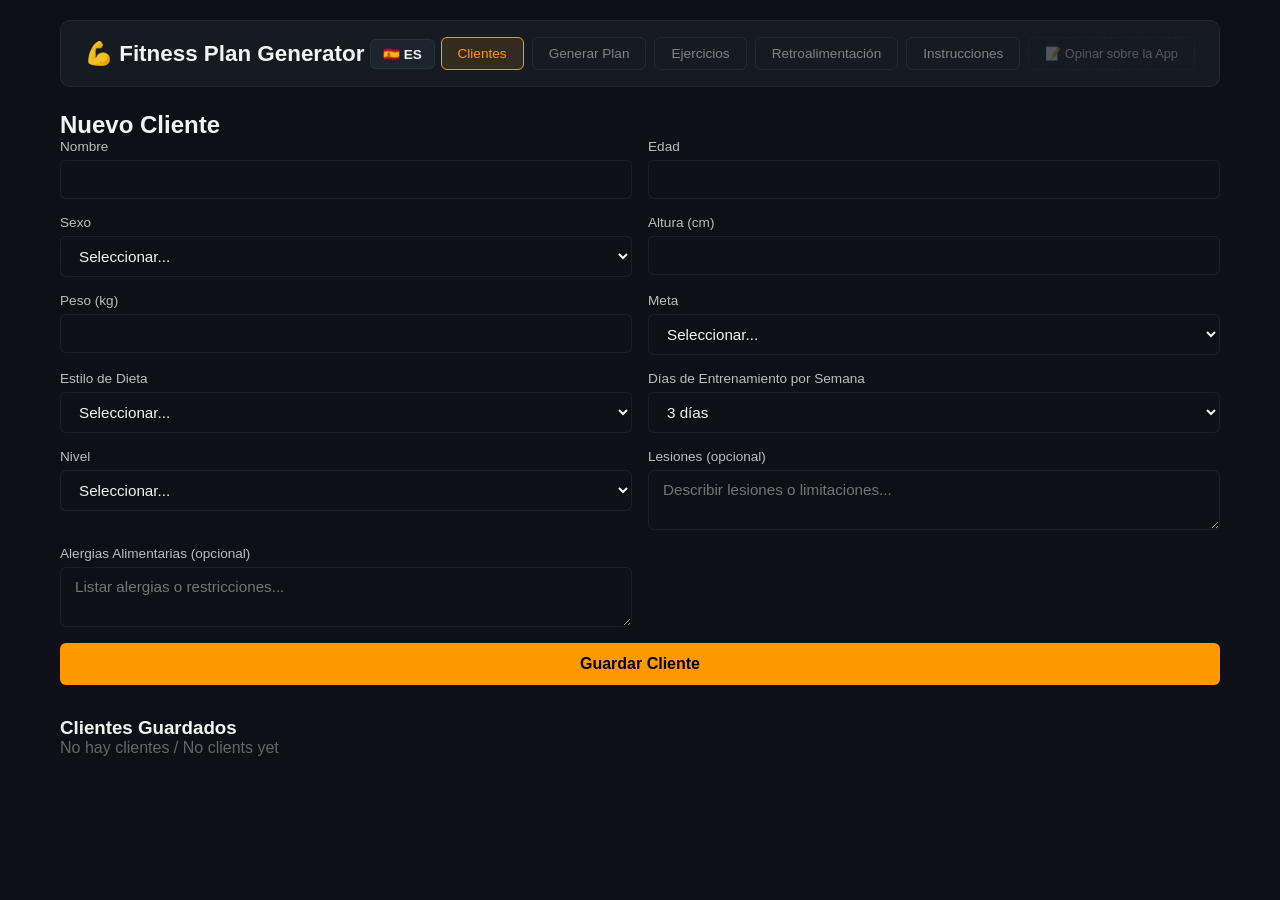
<file: index.html>
<!DOCTYPE html>
<html lang="es">
<head>
    <meta charset="UTF-8">
    <meta name="viewport" content="width=device-width, initial-scale=1.0">
    <title>Fitness Plan Generator</title>
    <link rel="stylesheet" href="styles.css">
</head>
<body>
    <div id="app">
        <!-- Navigation -->
        <nav class="nav-bar">
            <div class="nav-brand">💪 Fitness Plan Generator</div>
            <div class="nav-actions">
                <button id="lang-toggle" class="lang-toggle" title="Switch language">🇪🇸 ES</button>
                <button id="hamburger-btn" class="hamburger-btn" aria-label="Menu">☰</button>
            </div>
            <div class="nav-links" id="nav-links">
                <button class="nav-btn active" data-view="clients" data-es="Clientes" data-en="Clients">Clientes</button>
                <button class="nav-btn" data-view="generator" data-es="Generar Plan" data-en="Generate Plan">Generar Plan</button>
                <button class="nav-btn" data-view="exercises" data-es="Ejercicios" data-en="Exercises">Ejercicios</button>
                <button class="nav-btn" data-view="feedback" data-es="Retroalimentación" data-en="Feedback">Retroalimentación</button>
                <button class="nav-btn" data-view="help" data-es="Instrucciones" data-en="Instructions">Instrucciones</button>
                <button class="nav-btn nav-btn-feedback" onclick="window.open('https://docs.google.com/forms/d/e/1FAIpQLSd6tZZSdfA8D3WzmACVre11Hoo3rKU_MW6tNLGPJ4dFL08U6w/viewform','_blank')" data-es="📝 Opinar sobre la App" data-en="📝 App Feedback">📝 Opinar sobre la App</button>
            </div>
        </nav>

        <!-- Client Intake View -->
        <section id="view-clients" class="view active">
            <h2 data-es="Nuevo Cliente" data-en="New Client">Nuevo Cliente</h2>
            <form id="client-form" class="form-grid">
                <div class="form-group">
                    <label data-es="Nombre" data-en="Name">Nombre</label>
                    <input type="text" id="client-name" required>
                </div>
                <div class="form-group">
                    <label data-es="Edad" data-en="Age">Edad</label>
                    <input type="number" id="client-age" min="14" max="80" required>
                </div>
                <div class="form-group">
                    <label data-es="Sexo" data-en="Sex">Sexo</label>
                    <select id="client-sex" required>
                        <option value="" data-es="Seleccionar..." data-en="Select...">Seleccionar...</option>
                        <option value="male" data-es="Masculino" data-en="Male">Masculino</option>
                        <option value="female" data-es="Femenino" data-en="Female">Femenino</option>
                    </select>
                </div>
                <div class="form-group">
                    <label data-es="Altura (cm)" data-en="Height (cm)">Altura (cm)</label>
                    <input type="number" id="client-height" min="100" max="250" required>
                </div>
                <div class="form-group">
                    <label data-es="Peso (kg)" data-en="Weight (kg)">Peso (kg)</label>
                    <input type="number" id="client-weight" min="30" max="250" step="0.1" required>
                </div>
                <div class="form-group">
                    <label data-es="Meta" data-en="Goal">Meta</label>
                    <select id="client-goal" required>
                        <option value="" data-es="Seleccionar..." data-en="Select...">Seleccionar...</option>
                        <option value="fat-loss" data-es="Pérdida de grasa" data-en="Fat Loss">Pérdida de grasa</option>
                        <option value="muscle-gain" data-es="Ganancia muscular" data-en="Muscle Gain">Ganancia muscular</option>
                        <option value="recomp" data-es="Recomposición" data-en="Recomp">Recomposición</option>
                        <option value="strength" data-es="Fuerza" data-en="Strength">Fuerza</option>
                        <option value="endurance" data-es="Resistencia" data-en="Endurance">Resistencia</option>
                    </select>
                </div>
                <div class="form-group">
                    <label data-es="Estilo de Dieta" data-en="Diet Style">Estilo de Dieta</label>
                    <select id="client-diet" required>
                        <option value="" data-es="Seleccionar..." data-en="Select...">Seleccionar...</option>
                        <option value="iifym">IIFYM (Flexible)</option>
                        <option value="clean" data-es="Comida Limpia" data-en="Clean Eating">Comida Limpia</option>
                        <option value="keto">Keto</option>
                    </select>
                </div>
                <div class="form-group">
                    <label data-es="Días de Entrenamiento por Semana" data-en="Training Days per Week">Días de Entrenamiento por Semana</label>
                    <select id="client-days" required>
                        <option value="3" data-es="3 días" data-en="3 days">3 días</option>
                        <option value="4" data-es="4 días" data-en="4 days">4 días</option>
                        <option value="5" data-es="5 días" data-en="5 days">5 días</option>
                        <option value="6" data-es="6 días" data-en="6 days">6 días</option>
                    </select>
                </div>
                <div class="form-group">
                    <label data-es="Nivel" data-en="Experience Level">Nivel</label>
                    <select id="client-level" required>
                        <option value="" data-es="Seleccionar..." data-en="Select...">Seleccionar...</option>
                        <option value="beginner" data-es="Principiante" data-en="Beginner">Principiante</option>
                        <option value="intermediate" data-es="Intermedio" data-en="Intermediate">Intermedio</option>
                        <option value="advanced" data-es="Avanzado" data-en="Advanced">Avanzado</option>
                    </select>
                </div>
                <div class="form-group">
                    <label data-es="Lesiones (opcional)" data-en="Injuries (optional)">Lesiones (opcional)</label>
                    <textarea id="client-injuries" data-es-placeholder="Describir lesiones o limitaciones..." data-en-placeholder="Describe injuries or limitations..."></textarea>
                </div>
                <div class="form-group">
                    <label data-es="Alergias Alimentarias (opcional)" data-en="Food Allergies (optional)">Alergias Alimentarias (opcional)</label>
                    <textarea id="client-allergies" data-es-placeholder="Listar alergias o restricciones..." data-en-placeholder="List allergies or restrictions..."></textarea>
                </div>
                <div class="form-group full-width">
                    <button type="submit" class="btn-primary" data-es="Guardar Cliente" data-en="Save Client">Guardar Cliente</button>
                </div>
            </form>

            <h3 data-es="Clientes Guardados" data-en="Saved Clients">Clientes Guardados</h3>
            <div id="client-list" class="client-list"></div>

            <!-- Progress Tracking -->
            <div id="progress-section" class="progress-section hidden">
                <h3 id="progress-client-name"></h3>
                <div class="progress-controls">
                    <div class="form-group">
                        <label data-es="Nuevo Peso (kg)" data-en="New Weight (kg)">Nuevo Peso (kg)</label>
                        <input type="number" id="progress-weight" step="0.1" min="30" max="250">
                    </div>
                    <button class="btn-primary" id="btn-log-weight" data-es="Registrar Peso" data-en="Log Weight">Registrar Peso</button>
                </div>
                <div id="weight-history" class="weight-history"></div>
                <div id="plan-history" class="plan-history"></div>
            </div>
        </section>

        <!-- Plan Generator View -->
        <section id="view-generator" class="view">
            <h2 data-es="Generar Plan" data-en="Generate Plan">Generar Plan</h2>
            <div class="generator-controls">
                <div class="form-group">
                    <label data-es="Seleccionar Cliente" data-en="Select Client">Seleccionar Cliente</label>
                    <select id="gen-client"></select>
                </div>
                <button id="btn-generate" class="btn-primary" data-es="Generar Plan Completo" data-en="Generate Full Plan">Generar Plan Completo</button>
            </div>

            <div id="plan-output" class="plan-output hidden">
                <div class="plan-section">
                    <h3 data-es="📊 Perfil" data-en="📊 Profile">📊 Perfil</h3>
                    <div id="plan-profile"></div>
                </div>
                <div class="plan-section">
                    <h3 data-es="🏋️ Plan de Entrenamiento" data-en="🏋️ Workout Plan">🏋️ Plan de Entrenamiento</h3>
                    <div id="plan-workout"></div>
                </div>
                <div class="plan-section">
                    <h3 data-es="🥗 Plan de Alimentación" data-en="🥗 Meal Plan">🥗 Plan de Alimentación</h3>
                    <div id="plan-meals"></div>
                </div>
                <div class="plan-section">
                    <h3 data-es="🧘 Recuperación" data-en="🧘 Recovery">🧘 Recuperación</h3>
                    <div id="plan-recovery"></div>
                </div>
                <div class="plan-actions">
                    <button id="btn-copy-plan" class="btn-secondary" data-es="📋 Copiar Plan" data-en="📋 Copy Plan">📋 Copiar Plan</button>
                    <button id="btn-email-plan" class="btn-secondary" data-es="📧 Enviar por Email" data-en="📧 Email Plan">📧 Enviar por Email</button>
                    <button id="btn-pdf-plan" class="btn-secondary" data-es="📄 Exportar PDF" data-en="📄 Export PDF">📄 Exportar PDF</button>
                    <button id="btn-share-link" class="btn-secondary" data-es="🔗 Crear Enlace" data-en="🔗 Create Link">🔗 Crear Enlace</button>
                </div>
            </div>
        </section>

        <!-- Exercise Library View -->
        <section id="view-exercises" class="view">
            <h2 data-es="Biblioteca de Ejercicios" data-en="Exercise Library">Biblioteca de Ejercicios</h2>
            
            <!-- Interactive Body Map -->
            <div class="body-map-container">
                <h4 data-es="Haz clic en un músculo" data-en="Click a muscle">Haz clic en un músculo</h4>
                <div class="body-map-toggle">
                    <button class="btn-toggle active" id="btn-front" data-es="Frente" data-en="Front">Frente</button>
                    <button class="btn-toggle" id="btn-back" data-es="Espalda" data-en="Back">Espalda</button>
                </div>
                <div class="body-map">
                    <img src="images/body2.jpg" alt="Body Map Front" class="body-map-img" id="body-map-img">
                </div>
                <div id="body-map-selection" class="body-map-info"></div>
            </div>

            <div class="muscle-selector">
                <h4 data-es="O selecciona aquí" data-en="Or select here">O selecciona aquí</h4>
                <div id="muscle-buttons" class="muscle-grid"></div>
            </div>
            <div id="exercise-list" class="exercise-cards"></div>
        </section>

        <!-- Feedback View -->
        <section id="view-feedback" class="view">
            <h2 data-es="Retroalimentación del Cliente" data-en="Client Feedback">Retroalimentación del Cliente</h2>
            <form id="feedback-form" class="form-grid">
                <div class="form-group">
                    <label data-es="Cliente" data-en="Client">Cliente</label>
                    <select id="feedback-client"></select>
                </div>
                <div class="form-group">
                    <label data-es="Tipo" data-en="Type">Tipo</label>
                    <select id="feedback-type">
                        <option value="adjust" data-es="Ajustar" data-en="Adjust">Ajustar</option>
                        <option value="add" data-es="Agregar" data-en="Add">Agregar</option>
                        <option value="remove" data-es="Eliminar" data-en="Remove">Eliminar</option>
                        <option value="general" data-es="Comentario General" data-en="General Comment">Comentario General</option>
                    </select>
                </div>
                <div class="form-group">
                    <label data-es="Área" data-en="Area">Área</label>
                    <select id="feedback-area">
                        <option value="workout" data-es="Entrenamiento" data-en="Workout">Entrenamiento</option>
                        <option value="diet" data-es="Dieta" data-en="Diet">Dieta</option>
                        <option value="recovery" data-es="Recuperación" data-en="Recovery">Recuperación</option>
                        <option value="schedule" data-es="Horario" data-en="Schedule">Horario</option>
                    </select>
                </div>
                <div class="form-group full-width">
                    <label data-es="Detalle" data-en="Details">Detalle</label>
                    <textarea id="feedback-detail" rows="4" data-es-placeholder="Describir los cambios necesarios..." data-en-placeholder="Describe the needed changes..."></textarea>
                </div>
                <div class="form-group full-width">
                    <button type="submit" class="btn-primary" data-es="Enviar Retroalimentación" data-en="Submit Feedback">Enviar Retroalimentación</button>
                </div>
            </form>
            <h3 data-es="Historial" data-en="History">Historial</h3>
            <div id="feedback-history"></div>
        </section>

        <!-- Help/Instructions View -->
        <section id="view-help" class="view">
            <h2 data-es="Instrucciones de Uso" data-en="How to Use">Instrucciones de Uso</h2>
            <div class="instructions">
                <div class="instruction-block" data-lang-block="es">
                    <h3>📖 Cómo Usar Esta Aplicación</h3>
                    <ol>
                        <li><strong>Crear un Cliente:</strong> Ve a la pestaña "Clientes" e ingresa toda la información del cliente (edad, peso, altura, meta, etc.)</li>
                        <li><strong>Generar un Plan:</strong> Ve a "Generar Plan", selecciona el cliente, y haz clic en "Generar Plan Completo". El sistema calculará automáticamente sus macros, plan de entrenamiento y comidas.</li>
                        <li><strong>Revisar Ejercicios:</strong> En la pestaña "Ejercicios" puedes ver todos los ejercicios disponibles por grupo muscular con instrucciones de cómo realizarlos.</li>
                        <li><strong>Recibir Retroalimentación:</strong> Cuando tu cliente quiera cambios, usa la pestaña "Retroalimentación" para registrar qué necesita ajustarse.</li>
                        <li><strong>Compartir con el Cliente:</strong> Después de generar un plan, usa los botones para copiar, enviar por email, o crear un enlace que puedas enviar por WhatsApp o mensaje de texto.</li>
                    </ol>
                </div>
                <div class="instruction-block" data-lang-block="en" style="display:none;">
                    <h3>📖 How to Use This App</h3>
                    <ol>
                        <li><strong>Create a Client:</strong> Go to the "Clients" tab and enter all client info (age, weight, height, goal, etc.)</li>
                        <li><strong>Generate a Plan:</strong> Go to "Generate Plan", select the client, and click "Generate Full Plan". The system will auto-calculate macros, workout, and meal plans.</li>
                        <li><strong>Browse Exercises:</strong> In the "Exercises" tab you can view all available exercises by muscle group with instructions.</li>
                        <li><strong>Receive Feedback:</strong> When your client wants changes, use the "Feedback" tab to log what needs adjusting.</li>
                        <li><strong>Share with Client:</strong> After generating a plan, use the buttons to copy, email, or create a link to send via WhatsApp or text.</li>
                    </ol>
                </div>

                <div class="instruction-block" data-lang-block="es">
                    <h3>📤 Cómo Compartir con tus Clientes</h3>
                    <ol>
                        <li><strong>Por Email:</strong> Haz clic en "Enviar por Email" — se abrirá tu aplicación de correo con el plan formateado listo para enviar.</li>
                        <li><strong>Por WhatsApp/Texto:</strong> Haz clic en "Copiar Plan" y pégalo directamente en la conversación con tu cliente.</li>
                        <li><strong>Por Enlace:</strong> Haz clic en "Crear Enlace" — genera una página web temporal que tu cliente puede abrir en su teléfono.</li>
                    </ol>
                </div>
                <div class="instruction-block" data-lang-block="en" style="display:none;">
                    <h3>📤 How to Share with Clients</h3>
                    <ol>
                        <li><strong>By Email:</strong> Click "Email Plan" — opens your mail app with the formatted plan ready to send.</li>
                        <li><strong>By WhatsApp/Text:</strong> Click "Copy Plan" and paste directly into your client's conversation.</li>
                        <li><strong>By Link:</strong> Click "Create Link" — generates a temporary webpage your client can open on their phone.</li>
                    </ol>
                </div>

                <div class="instruction-block" data-lang-block="es">
                    <h3>🔄 Cómo Ajustar un Plan</h3>
                    <ol>
                        <li>El cliente te dice qué no le funciona (muy pesado, no le gusta un ejercicio, alergia a un alimento)</li>
                        <li>Ve a "Retroalimentación" y registra el cambio</li>
                        <li>Regresa a "Generar Plan" y genera una versión actualizada</li>
                        <li>Comparte el nuevo plan con el cliente</li>
                    </ol>
                </div>
                <div class="instruction-block" data-lang-block="en" style="display:none;">
                    <h3>🔄 How to Adjust a Plan</h3>
                    <ol>
                        <li>Client tells you what isn't working (too heavy, doesn't like an exercise, food allergy)</li>
                        <li>Go to "Feedback" and log the change</li>
                        <li>Go back to "Generate Plan" and create an updated version</li>
                        <li>Share the new plan with the client</li>
                    </ol>
                </div>

                <div class="instruction-block" data-lang-block="es">
                    <h3>💡 Consejos</h3>
                    <ul>
                        <li>Actualiza el peso del cliente cada semana para mantener los cálculos precisos</li>
                        <li>Usa la retroalimentación para trackear el progreso y ajustes</li>
                        <li>Los planes se guardan localmente — no necesitas internet para generar</li>
                    </ul>
                </div>
                <div class="instruction-block" data-lang-block="en" style="display:none;">
                    <h3>💡 Tips</h3>
                    <ul>
                        <li>Update client weight weekly to keep calculations accurate</li>
                        <li>Use feedback to track progress and adjustments</li>
                        <li>Plans save locally — no internet needed to generate</li>
                    </ul>
                </div>
            </div>
        </section>
    </div>

    <script src="data/exercises.js"></script>
    <script src="data/meals.js"></script>
    <script src="calculator.js"></script>
    <script src="plan-generator.js"></script>
    <script src="lang.js"></script>
    <script src="app.js"></script>
</body>
</html>
</file>
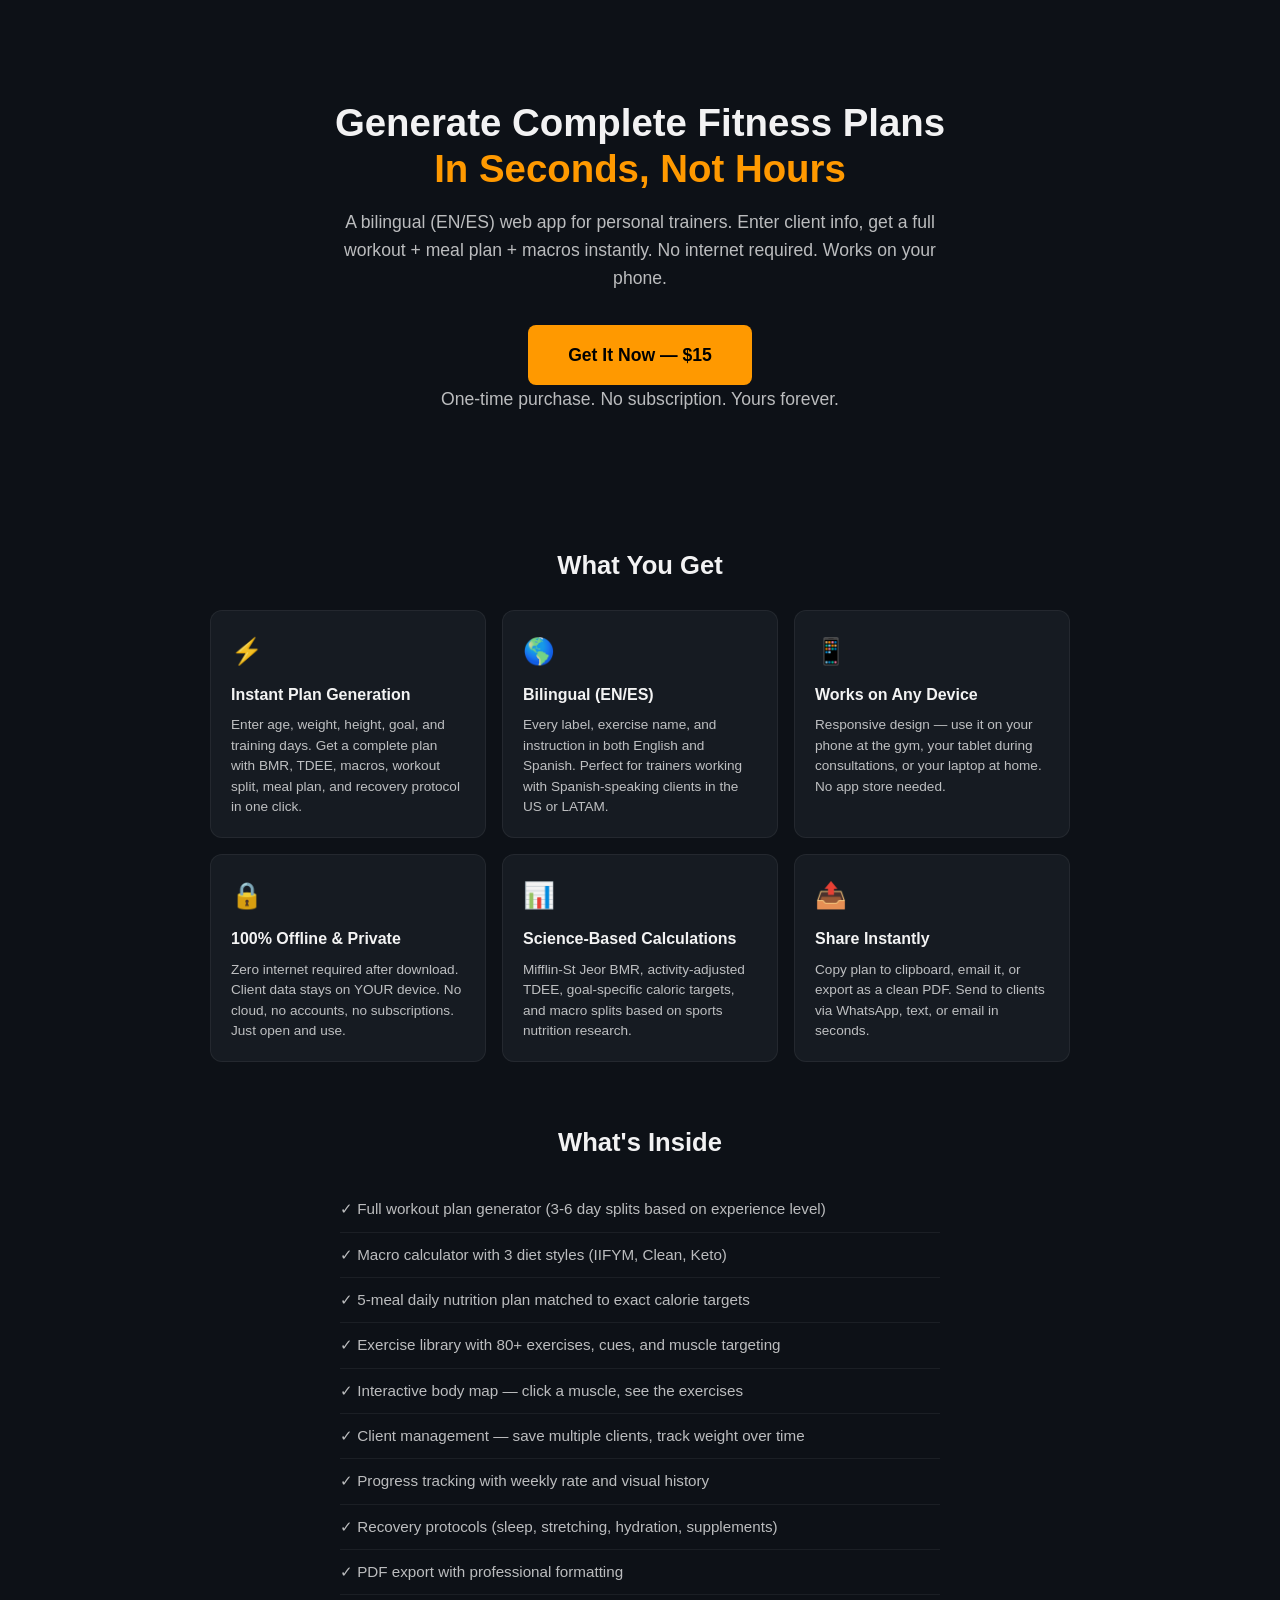
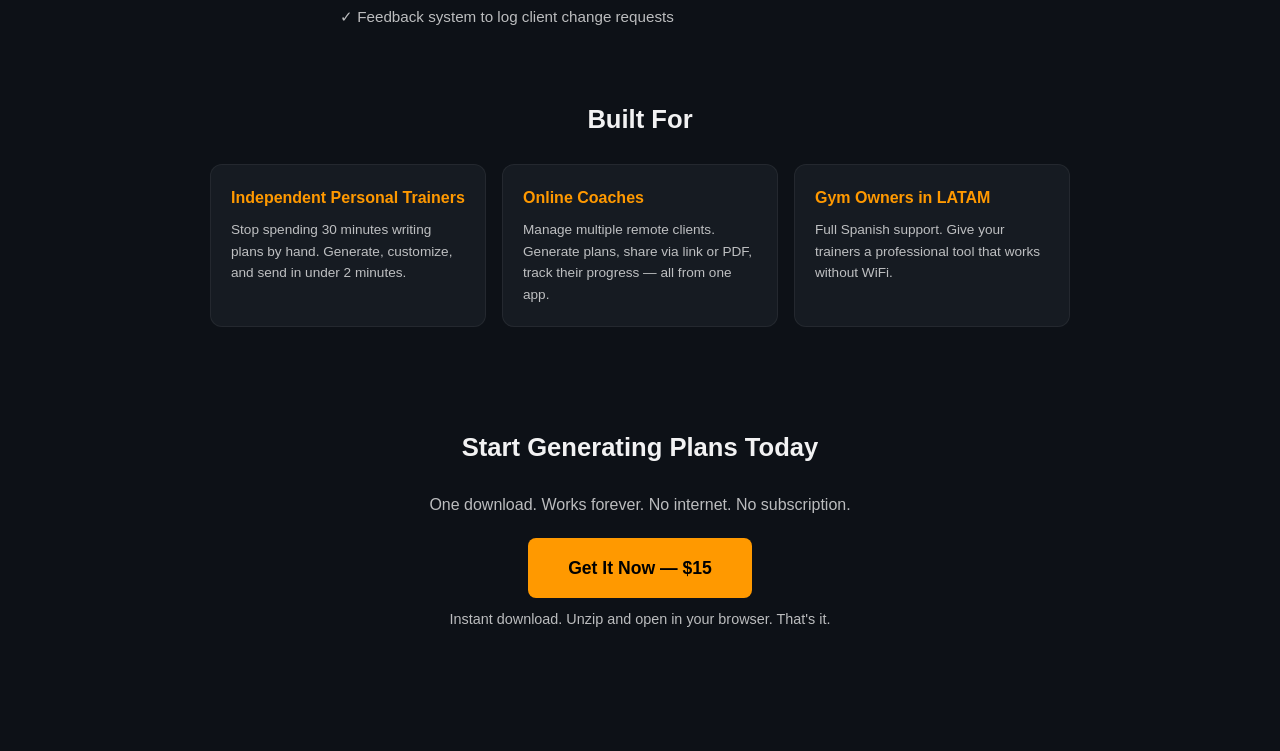
<file: sales.html>
<!DOCTYPE html>
<html lang="en">
<head>
    <meta charset="UTF-8">
    <meta name="viewport" content="width=device-width, initial-scale=1.0">
    <title>Fitness Plan Generator — For Personal Trainers</title>
    <style>
:root {
    --bg-deep: #0d1117;
    --bg-card: #161b22;
    --bg-elevated: #1c2430;
    --accent: #ff9900;
    --accent-hover: #ffad33;
    --accent-dim: rgba(255, 153, 0, 0.12);
    --green: #10b981;
    --blue: #4da6e8;
    --text-primary: rgba(255, 255, 255, 0.95);
    --text-secondary: rgba(255, 255, 255, 0.72);
    --text-tertiary: rgba(255, 255, 255, 0.45);
    --border: rgba(255, 255, 255, 0.06);
    --radius: 12px;
}
* { margin: 0; padding: 0; box-sizing: border-box; }
body {
    font-family: 'Segoe UI Variable', 'Segoe UI', -apple-system, sans-serif;
    background: var(--bg-deep);
    color: var(--text-primary);
    line-height: 1.6;
}
.container { max-width: 900px; margin: 0 auto; padding: 40px 20px; }
.hero { text-align: center; padding: 60px 20px 40px; }
.hero h1 { font-size: 2.4rem; font-weight: 800; margin-bottom: 16px; line-height: 1.2; }
.hero h1 span { color: var(--accent); }
.hero p {
    font-size: 1.1rem; color: var(--text-secondary);
    max-width: 600px; margin: 0 auto 32px;
}
.btn-buy {
    display: inline-block; padding: 16px 40px;
    background: var(--accent); color: #000;
    font-size: 1.1rem; font-weight: 700;
    border-radius: 8px; text-decoration: none;
    transition: background 0.2s;
}
.btn-buy:hover { background: var(--accent-hover); }
.price { font-size: 0.9rem; color: var(--text-tertiary); margin-top: 10px; }
</style>
</head>
<body>
    <div class="container">
        <section class="hero">
            <h1>Generate Complete Fitness Plans<br><span>In Seconds, Not Hours</span></h1>
            <p>A bilingual (EN/ES) web app for personal trainers. Enter client info, get a full workout + meal plan + macros instantly. No internet required. Works on your phone.</p>
            <a href="#" class="btn-buy">Get It Now — $15</a>
            <p class="price">One-time purchase. No subscription. Yours forever.</p>
        </section>

        <section class="features">
            <h2>What You Get</h2>
            <div class="feature-grid">
                <div class="feature-card">
                    <div class="feature-icon">⚡</div>
                    <h3>Instant Plan Generation</h3>
                    <p>Enter age, weight, height, goal, and training days. Get a complete plan with BMR, TDEE, macros, workout split, meal plan, and recovery protocol in one click.</p>
                </div>
                <div class="feature-card">
                    <div class="feature-icon">🌎</div>
                    <h3>Bilingual (EN/ES)</h3>
                    <p>Every label, exercise name, and instruction in both English and Spanish. Perfect for trainers working with Spanish-speaking clients in the US or LATAM.</p>
                </div>
                <div class="feature-card">
                    <div class="feature-icon">📱</div>
                    <h3>Works on Any Device</h3>
                    <p>Responsive design — use it on your phone at the gym, your tablet during consultations, or your laptop at home. No app store needed.</p>
                </div>
                <div class="feature-card">
                    <div class="feature-icon">🔒</div>
                    <h3>100% Offline & Private</h3>
                    <p>Zero internet required after download. Client data stays on YOUR device. No cloud, no accounts, no subscriptions. Just open and use.</p>
                </div>
                <div class="feature-card">
                    <div class="feature-icon">📊</div>
                    <h3>Science-Based Calculations</h3>
                    <p>Mifflin-St Jeor BMR, activity-adjusted TDEE, goal-specific caloric targets, and macro splits based on sports nutrition research.</p>
                </div>
                <div class="feature-card">
                    <div class="feature-icon">📤</div>
                    <h3>Share Instantly</h3>
                    <p>Copy plan to clipboard, email it, or export as a clean PDF. Send to clients via WhatsApp, text, or email in seconds.</p>
                </div>
            </div>
        </section>

        <section class="includes">
            <h2>What's Inside</h2>
            <ul class="includes-list">
                <li>✓ Full workout plan generator (3-6 day splits based on experience level)</li>
                <li>✓ Macro calculator with 3 diet styles (IIFYM, Clean, Keto)</li>
                <li>✓ 5-meal daily nutrition plan matched to exact calorie targets</li>
                <li>✓ Exercise library with 80+ exercises, cues, and muscle targeting</li>
                <li>✓ Interactive body map — click a muscle, see the exercises</li>
                <li>✓ Client management — save multiple clients, track weight over time</li>
                <li>✓ Progress tracking with weekly rate and visual history</li>
                <li>✓ Recovery protocols (sleep, stretching, hydration, supplements)</li>
                <li>✓ PDF export with professional formatting</li>
                <li>✓ Feedback system to log client change requests</li>
            </ul>
        </section>

        <section class="who">
            <h2>Built For</h2>
            <div class="who-grid">
                <div class="who-card">
                    <strong>Independent Personal Trainers</strong>
                    <p>Stop spending 30 minutes writing plans by hand. Generate, customize, and send in under 2 minutes.</p>
                </div>
                <div class="who-card">
                    <strong>Online Coaches</strong>
                    <p>Manage multiple remote clients. Generate plans, share via link or PDF, track their progress — all from one app.</p>
                </div>
                <div class="who-card">
                    <strong>Gym Owners in LATAM</strong>
                    <p>Full Spanish support. Give your trainers a professional tool that works without WiFi.</p>
                </div>
            </div>
        </section>

        <section class="cta">
            <h2>Start Generating Plans Today</h2>
            <p>One download. Works forever. No internet. No subscription.</p>
            <a href="#" class="btn-buy">Get It Now — $15</a>
            <p class="price">Instant download. Unzip and open in your browser. That's it.</p>
        </section>
    </div>

    <style>
/* Features */
.features, .includes, .who, .cta { margin-top: 60px; }
.features h2, .includes h2, .who h2, .cta h2 {
    font-size: 1.6rem; font-weight: 700; margin-bottom: 24px; text-align: center;
}
.feature-grid {
    display: grid; grid-template-columns: repeat(auto-fit, minmax(260px, 1fr));
    gap: 16px;
}
.feature-card {
    padding: 20px; background: var(--bg-card);
    border: 1px solid var(--border); border-radius: var(--radius);
}
.feature-icon { font-size: 1.6rem; margin-bottom: 10px; }
.feature-card h3 { font-size: 1rem; margin-bottom: 8px; color: var(--text-primary); }
.feature-card p { font-size: 0.85rem; color: var(--text-secondary); line-height: 1.5; }

/* Includes */
.includes-list {
    list-style: none; max-width: 600px; margin: 0 auto;
}
.includes-list li {
    padding: 10px 0; border-bottom: 1px solid var(--border);
    font-size: 0.95rem; color: var(--text-secondary);
}
.includes-list li:last-child { border-bottom: none; }

/* Who */
.who-grid {
    display: grid; grid-template-columns: repeat(auto-fit, minmax(240px, 1fr));
    gap: 16px;
}
.who-card {
    padding: 20px; background: var(--bg-card);
    border: 1px solid var(--border); border-radius: var(--radius);
}
.who-card strong { color: var(--accent); display: block; margin-bottom: 8px; }
.who-card p { font-size: 0.85rem; color: var(--text-secondary); }

/* CTA */
.cta { text-align: center; padding: 40px 0 60px; }
.cta p { color: var(--text-secondary); margin-bottom: 20px; }

/* Responsive */
@media (max-width: 600px) {
    .hero h1 { font-size: 1.6rem; }
    .feature-grid, .who-grid { grid-template-columns: 1fr; }
}
    </style>
</body>
</html>
</file>
<file: styles.css>
:root {
    --bg-deep: #0d1117;
    --bg-card: #161b22;
    --bg-elevated: #1c2430;
    --bg-input: #0d1117;
    --accent: #ff9900;
    --accent-hover: #ffad33;
    --accent-dim: rgba(255, 153, 0, 0.12);
    --blue: #4da6e8;
    --green: #10b981;
    --green-dim: rgba(16, 185, 129, 0.12);
    --purple: #a78bfa;
    --red: #ef4444;
    --text-primary: rgba(255, 255, 255, 0.95);
    --text-secondary: rgba(255, 255, 255, 0.72);
    --text-tertiary: rgba(255, 255, 255, 0.45);
    --border: rgba(255, 255, 255, 0.06);
    --border-hover: rgba(255, 255, 255, 0.12);
    --radius: 10px;
    --radius-sm: 6px;
}

* {
    margin: 0;
    padding: 0;
    box-sizing: border-box;
}

body {
    font-family: 'Segoe UI Variable', 'Segoe UI', -apple-system, sans-serif;
    background: var(--bg-deep);
    color: var(--text-primary);
    min-height: 100vh;
}

#app {
    max-width: 1200px;
    margin: 0 auto;
    padding: 20px;
}

/* Navigation */
.nav-bar {
    display: flex;
    align-items: center;
    justify-content: space-between;
    padding: 16px 24px;
    background: var(--bg-card);
    border-radius: var(--radius);
    margin-bottom: 24px;
    border: 1px solid var(--border);
}

.nav-brand {
    font-size: 1.4rem;
    font-weight: 700;
    color: var(--text-primary);
}

.nav-links {
    display: flex;
    gap: 8px;
    flex-wrap: wrap;
}

.nav-btn {
    padding: 8px 16px;
    border: 1px solid var(--border);
    background: transparent;
    color: var(--text-tertiary);
    border-radius: var(--radius-sm);
    cursor: pointer;
    font-size: 0.85rem;
    transition: all 0.2s;
}

.nav-btn:hover {
    background: var(--bg-elevated);
    color: var(--text-primary);
}

.nav-btn.active {
    background: var(--accent-dim);
    color: var(--accent);
    border-color: var(--accent);
}

.nav-btn-feedback {
    opacity: 0.6;
    font-size: 0.8rem;
    border-style: dashed;
}

/* Views */
.view {
    display: none;
}

.view.active {
    display: block;
}

/* Forms */
.form-grid {
    display: grid;
    grid-template-columns: 1fr 1fr;
    gap: 16px;
    margin-bottom: 32px;
}

.form-group {
    display: flex;
    flex-direction: column;
    gap: 6px;
}

.form-group.full-width {
    grid-column: 1 / -1;
}

.form-group label {
    font-size: 0.85rem;
    color: var(--text-secondary);
    font-weight: 500;
}

.form-group input,
.form-group select,
.form-group textarea {
    padding: 10px 14px;
    border: 1px solid var(--border);
    background: var(--bg-input);
    color: var(--text-primary);
    border-radius: var(--radius-sm);
    font-size: 0.95rem;
    font-family: inherit;
}

.form-group input:focus,
.form-group select:focus,
.form-group textarea:focus {
    outline: none;
    border-color: var(--accent);
}

.form-group textarea {
    resize: vertical;
    min-height: 60px;
}

/* Buttons */
.btn-primary {
    padding: 12px 24px;
    background: var(--accent);
    color: #000;
    border: none;
    border-radius: var(--radius-sm);
    font-size: 1rem;
    font-weight: 600;
    cursor: pointer;
    transition: background 0.2s;
}

.btn-primary:hover {
    background: var(--accent-hover);
}

.btn-secondary {
    padding: 10px 20px;
    background: var(--bg-elevated);
    color: var(--text-secondary);
    border: 1px solid var(--border);
    border-radius: var(--radius-sm);
    font-size: 0.9rem;
    cursor: pointer;
    transition: all 0.2s;
}

.btn-secondary:hover {
    background: var(--bg-card);
    border-color: var(--accent);
    color: var(--text-primary);
}

/* Client List */
.client-list {
    display: grid;
    gap: 12px;
}

.client-card {
    padding: 16px;
    background: var(--bg-card);
    border: 1px solid var(--border);
    border-radius: var(--radius);
    display: flex;
    justify-content: space-between;
    align-items: center;
    transition: border-color 0.15s;
}

.client-card:hover {
    border-color: var(--border-hover);
}

.client-card-info h4 {
    color: var(--text-primary);
    margin-bottom: 4px;
}

.client-card-info span {
    font-size: 0.8rem;
    color: var(--text-tertiary);
}

.client-card-actions {
    display: flex;
    gap: 8px;
}

/* Plan Output */
.plan-output {
    margin-top: 24px;
}

.plan-output.hidden {
    display: none;
}

.plan-section {
    background: var(--bg-card);
    border: 1px solid var(--border);
    border-radius: var(--radius);
    padding: 20px;
    margin-bottom: 16px;
}

.plan-section h3 {
    color: var(--text-primary);
    margin-bottom: 12px;
    font-size: 1.1rem;
}

.plan-actions {
    display: flex;
    gap: 12px;
    margin-top: 20px;
    flex-wrap: wrap;
}

.btn-share {
    padding: 10px 18px;
    border: none;
    border-radius: 8px;
    font-size: 0.9rem;
    font-weight: 600;
    cursor: pointer;
    transition: transform 0.15s, opacity 0.15s;
}
.btn-share:hover {
    transform: translateY(-1px);
    opacity: 0.9;
}
.btn-share:active {
    transform: translateY(0);
}
.btn-whatsapp {
    background: var(--green);
    color: #fff;
}
.btn-copy {
    background: var(--blue);
    color: #fff;
}
.btn-pdf {
    background: var(--accent);
    color: #000;
}

/* Profile Stats */
.profile-stats {
    display: grid;
    grid-template-columns: repeat(auto-fit, minmax(140px, 1fr));
    gap: 12px;
}

.stat-box {
    background: var(--bg-elevated);
    padding: 12px;
    border-radius: var(--radius-sm);
    text-align: center;
}

.stat-box .stat-value {
    font-size: 1.4rem;
    font-weight: 700;
    color: var(--accent);
}

.stat-box .stat-label {
    font-size: 0.75rem;
    color: var(--text-tertiary);
    margin-top: 4px;
}

/* Workout Display */
.workout-day {
    margin-bottom: 16px;
    padding: 12px;
    background: var(--bg-elevated);
    border-radius: var(--radius-sm);
}

.workout-day h4 {
    color: var(--accent);
    margin-bottom: 8px;
}

.workout-exercise {
    display: flex;
    justify-content: space-between;
    align-items: center;
    padding: 6px 0;
    border-bottom: 1px solid var(--border);
    font-size: 0.9rem;
}

.workout-exercise:last-child {
    border-bottom: none;
}

.workout-exercise .ex-name {
    color: var(--text-primary);
}

.workout-exercise .ex-sets {
    color: var(--text-tertiary);
    font-size: 0.8rem;
}

/* Meal Display */
.meal-block {
    margin-bottom: 12px;
    padding: 12px;
    background: var(--bg-elevated);
    border-radius: var(--radius-sm);
}

.meal-block h4 {
    color: var(--green);
    margin-bottom: 6px;
    font-size: 0.9rem;
}

.meal-item {
    font-size: 0.85rem;
    color: var(--text-secondary);
    padding: 3px 0;
}

.meal-macros {
    font-size: 0.75rem;
    color: var(--text-tertiary);
    margin-top: 4px;
}

/* Muscle Group Selector */
.muscle-grid {
    display: grid;
    grid-template-columns: repeat(auto-fill, minmax(120px, 1fr));
    gap: 8px;
    margin-bottom: 24px;
}

.muscle-btn {
    padding: 10px;
    background: var(--bg-card);
    border: 1px solid var(--border);
    border-radius: var(--radius-sm);
    color: var(--text-secondary);
    cursor: pointer;
    text-align: center;
    font-size: 0.8rem;
    transition: all 0.2s;
}

.muscle-btn:hover {
    border-color: var(--accent);
    color: var(--text-primary);
}

.muscle-btn.active {
    background: var(--accent-dim);
    border-color: var(--accent);
    color: var(--accent);
}

/* Exercise Cards */
.exercise-cards {
    display: grid;
    grid-template-columns: repeat(auto-fill, minmax(300px, 1fr));
    gap: 16px;
}

.exercise-card {
    background: var(--bg-card);
    border: 1px solid var(--border);
    border-radius: var(--radius);
    padding: 16px;
    transition: border-color 0.15s;
}

.exercise-card:hover {
    border-color: var(--border-hover);
}

.exercise-card .ex-image {
    width: 100%;
    border-radius: var(--radius-sm);
    margin-bottom: 10px;
    background: var(--bg-elevated);
}

.exercise-card h4 {
    color: var(--text-primary);
    margin-bottom: 4px;
}

.exercise-card .ex-muscles {
    font-size: 0.75rem;
    color: var(--blue);
    margin-bottom: 8px;
}

.exercise-card .ex-cue {
    font-size: 0.85rem;
    color: var(--text-secondary);
    margin-bottom: 4px;
}

.exercise-card .ex-feel {
    font-size: 0.8rem;
    color: var(--green);
    font-style: italic;
}

.exercise-card .ex-equipment {
    font-size: 0.75rem;
    color: var(--text-tertiary);
    margin-top: 8px;
}

.exercise-card .btn-search-gif {
    margin-top: 10px;
    padding: 6px 12px;
    background: var(--bg-elevated);
    border: 1px solid var(--border);
    color: var(--accent);
    border-radius: var(--radius-sm);
    cursor: pointer;
    font-size: 0.75rem;
    transition: all 0.2s;
    width: 100%;
}

.exercise-card .btn-search-gif:hover {
    background: var(--accent-dim);
    color: var(--accent-hover);
    border-color: var(--accent);
}

.ex-gif-container {
    min-height: 0;
}

.ex-gif-container img {
    width: 100%;
    border-radius: 6px;
    background: #fff;
}

/* Feedback */
.feedback-item {
    padding: 12px;
    background: var(--bg-card);
    border: 1px solid var(--border);
    border-radius: var(--radius-sm);
    margin-bottom: 10px;
}

.feedback-item .fb-meta {
    font-size: 0.75rem;
    color: var(--text-tertiary);
    margin-bottom: 4px;
}

.feedback-item .fb-content {
    font-size: 0.9rem;
    color: var(--text-secondary);
}

/* Instructions */
.instructions {
    display: grid;
    gap: 20px;
}

.instruction-block {
    background: var(--bg-card);
    border: 1px solid var(--border);
    border-radius: var(--radius);
    padding: 20px;
}

.instruction-block h3 {
    color: var(--text-primary);
    margin-bottom: 12px;
}

.instruction-block ol,
.instruction-block ul {
    padding-left: 20px;
}

.instruction-block li {
    margin-bottom: 8px;
    line-height: 1.5;
    color: var(--text-secondary);
}

.instruction-block li strong {
    color: var(--text-primary);
}

/* Recovery */
.recovery-section {
    margin-bottom: 12px;
}

.recovery-section h4 {
    color: var(--purple);
    font-size: 0.9rem;
    margin-bottom: 6px;
}

.recovery-section p {
    font-size: 0.85rem;
    color: var(--text-secondary);
    line-height: 1.5;
}

/* Generator Controls */
.generator-controls {
    display: flex;
    gap: 16px;
    align-items: flex-end;
    margin-bottom: 16px;
}

.generator-controls .form-group {
    flex: 1;
}

/* Toast */
.toast {
    position: fixed;
    bottom: 20px;
    right: 20px;
    padding: 12px 20px;
    background: #10b981;
    color: #fff;
    border-radius: 8px;
    font-size: 0.9rem;
    z-index: 9999;
    animation: slideIn 0.3s ease;
}

.inapp-warning {
    position: relative;
    display: flex;
    align-items: center;
    gap: 12px;
    background: var(--red);
    color: #fff;
    padding: 10px 16px;
    font-size: 0.85rem;
    line-height: 1.4;
    z-index: 10000;
}

.inapp-warning span {
    flex: 1;
}

.inapp-warning-close {
    background: transparent;
    border: none;
    color: #fff;
    font-size: 1.1rem;
    cursor: pointer;
    padding: 0 4px;
    flex-shrink: 0;
}

@keyframes slideIn {
    from { transform: translateX(100%); opacity: 0; }
    to { transform: translateX(0); opacity: 1; }
}

/* Hamburger Menu Icon */
.hamburger {
    display: none;
    flex-direction: column;
    justify-content: center;
    gap: 5px;
    width: 32px;
    height: 32px;
    cursor: pointer;
    padding: 4px;
    border: none;
    background: transparent;
    border-radius: var(--radius-sm);
    transition: background 0.2s;
}

.hamburger:hover {
    background: var(--bg-elevated);
}

.hamburger span {
    display: block;
    width: 100%;
    height: 2px;
    background: var(--text-primary);
    border-radius: 2px;
    transition: all 0.3s ease;
}

.hamburger.open span:nth-child(1) {
    transform: rotate(45deg) translate(5px, 5px);
}

.hamburger.open span:nth-child(2) {
    opacity: 0;
}

.hamburger.open span:nth-child(3) {
    transform: rotate(-45deg) translate(5px, -5px);
}

/* Responsive */
@media (max-width: 768px) {
    #app {
        padding: 12px;
        padding-bottom: 80px;
    }

    /* Hamburger Nav */
    .hamburger {
        display: flex;
    }

    .nav-bar {
        flex-wrap: wrap;
        padding: 12px 16px;
        position: relative;
    }

    .nav-links {
        display: none;
        width: 100%;
        flex-direction: column;
        gap: 4px;
        margin-top: 12px;
        padding-top: 12px;
        border-top: 1px solid var(--border);
    }

    .nav-links.open {
        display: flex;
    }

    .nav-btn {
        width: 100%;
        text-align: center;
        padding: 12px 16px;
        font-size: 0.95rem;
    }

    /* Form Grid - Single Column */
    .form-grid {
        grid-template-columns: 1fr;
        gap: 12px;
    }

    /* All Buttons Full Width */
    .btn-primary,
    .btn-secondary {
        width: 100%;
        text-align: center;
    }

    .plan-actions {
        flex-direction: column;
    }

    .plan-actions .btn-primary,
    .plan-actions .btn-secondary {
        width: 100%;
    }

    /* Generator Controls Stack */
    .generator-controls {
        flex-direction: column;
        align-items: stretch;
    }

    /* Exercise Cards Single Column */
    .exercise-cards {
        grid-template-columns: 1fr;
    }

    /* Plan Output Scrollable */
    .plan-output {
        max-height: 70vh;
        overflow-y: auto;
        -webkit-overflow-scrolling: touch;
        padding-bottom: 24px;
    }

    .plan-section {
        padding: 16px;
    }

    .plan-section h3 {
        font-size: 1rem;
    }

    /* Muscle Grid - fewer columns */
    .muscle-grid {
        grid-template-columns: repeat(3, 1fr);
        gap: 6px;
    }

    .muscle-btn {
        padding: 8px 4px;
        font-size: 0.75rem;
    }

    /* Profile Stats Responsive */
    .profile-stats {
        grid-template-columns: repeat(2, 1fr);
    }

    /* Progress Controls Stack */
    .progress-controls {
        flex-direction: column;
        align-items: stretch;
    }

    /* Client Cards Stack */
    .client-card {
        flex-direction: column;
        align-items: flex-start;
        gap: 12px;
    }

    .client-card-actions {
        width: 100%;
    }

    .client-card-actions .btn-secondary {
        flex: 1;
    }

    /* Body Map Toggle */
    .body-map-toggle {
        flex-wrap: wrap;
    }

    /* Toast repositioned for thumb reach */
    .toast {
        bottom: 80px;
        right: 12px;
        left: 12px;
        text-align: center;
    }

    /* Workout display readable */
    .workout-exercise {
        flex-direction: column;
        align-items: flex-start;
        gap: 2px;
        padding: 8px 0;
    }

    /* Instruction blocks readable */
    .instruction-block {
        padding: 14px;
    }

    .instruction-block ol,
    .instruction-block ul {
        padding-left: 16px;
    }
}

/* Small phones (under 400px) */
@media (max-width: 400px) {
    #app {
        padding: 8px;
        padding-bottom: 90px;
    }

    .nav-brand {
        font-size: 1.2rem;
    }

    .muscle-grid {
        grid-template-columns: repeat(2, 1fr);
    }

    .profile-stats {
        grid-template-columns: 1fr;
    }

    .stat-box .stat-value {
        font-size: 1.2rem;
    }
}

/* Body Map */
.body-map-container {
    text-align: center;
    margin-bottom: 24px;
    padding: 20px;
    background: var(--bg-card);
    border: 1px solid var(--border);
    border-radius: var(--radius);
}

.body-map-container h4 {
    color: var(--text-tertiary);
    margin-bottom: 12px;
}

.body-map {
    display: inline-block;
    max-width: 400px;
    width: 100%;
    position: relative;
}

.body-svg {
    width: 100%;
    height: 100%;
    position: absolute;
    top: 0;
    left: 0;
    z-index: 2;
}

.body-map-img {
    width: 100%;
    height: auto;
    display: block;
    border-radius: 8px;
    position: relative;
    z-index: 1;
}

.muscle-zone {
    fill: transparent;
    stroke: none;
    stroke-width: 0;
    cursor: pointer;
    transition: all 0.2s;
}

.muscle-zone:hover {
    fill: rgba(59, 130, 246, 0.25);
    stroke: none;
}

.muscle-zone.active {
    fill: rgba(37, 99, 235, 0.35);
    stroke: rgba(96, 165, 250, 0.6);
    stroke-width: 1.5;
}

.muscle-label {
    fill: #666;
    font-size: 12px;
    text-anchor: middle;
    pointer-events: none;
}

.body-map-info {
    margin-top: 12px;
    color: var(--green);
    font-weight: 600;
    min-height: 24px;
}

/* Body Map Toggle */
.body-map-toggle {
    display: flex;
    justify-content: center;
    gap: 8px;
    margin-bottom: 12px;
}

.btn-toggle {
    padding: 8px 20px;
    border: 1px solid var(--border);
    background: transparent;
    color: var(--text-tertiary);
    border-radius: var(--radius-sm);
    cursor: pointer;
    font-size: 0.85rem;
    transition: all 0.2s;
}

.btn-toggle:hover {
    background: var(--bg-elevated);
    color: var(--text-primary);
}

.btn-toggle.active {
    background: var(--accent-dim);
    color: var(--accent);
    border-color: var(--accent);
}

/* Progress Tracking */
.progress-section {
    margin-top: 24px;
    padding: 20px;
    background: var(--bg-card);
    border: 1px solid var(--border);
    border-radius: var(--radius);
}

.progress-section.hidden {
    display: none;
}

.progress-controls {
    display: flex;
    gap: 12px;
    align-items: flex-end;
    margin-bottom: 16px;
}

.progress-controls .form-group {
    flex: 1;
}

.weight-history {
    margin-top: 12px;
}

.weight-entry {
    display: flex;
    justify-content: space-between;
    padding: 8px 12px;
    background: var(--bg-elevated);
    border-radius: var(--radius-sm);
    margin-bottom: 6px;
    font-size: 0.85rem;
}

.weight-entry .we-date { color: var(--text-tertiary); }
.weight-entry .we-value { color: var(--text-primary); font-weight: 600; }
.weight-entry .we-change { font-size: 0.75rem; }
.we-change.down { color: var(--green); }
.we-change.up { color: var(--red); }
.we-change.same { color: var(--text-tertiary); }

.plan-history { margin-top: 16px; }
.plan-history-item {
    padding: 8px 12px;
    background: var(--bg-elevated);
    border-radius: var(--radius-sm);
    margin-bottom: 6px;
    font-size: 0.8rem;
    color: var(--text-secondary);
}

/* Language Toggle & Nav Actions */
.nav-actions {
    display: flex;
    align-items: center;
    gap: 8px;
}

.lang-toggle {
    padding: 6px 12px;
    background: var(--bg-elevated);
    border: 1px solid var(--border);
    color: var(--text-primary);
    border-radius: var(--radius-sm);
    cursor: pointer;
    font-size: 0.85rem;
    font-weight: 600;
    transition: all 0.2s;
    white-space: nowrap;
}

.lang-toggle:hover {
    border-color: var(--accent);
    background: var(--accent-dim);
    color: var(--accent);
}

/* Hamburger Button - hidden on desktop, shown on mobile */
.hamburger-btn {
    display: none;
    padding: 6px 10px;
    background: transparent;
    border: 1px solid var(--border);
    color: var(--text-primary);
    border-radius: var(--radius-sm);
    cursor: pointer;
    font-size: 1.3rem;
    line-height: 1;
    transition: all 0.2s;
}

.hamburger-btn:hover {
    background: var(--bg-elevated);
    border-color: var(--accent);
}

@media (max-width: 768px) {
    .hamburger-btn {
        display: block;
    }

    .nav-bar {
        flex-wrap: wrap;
    }

    .nav-links {
        display: none;
        width: 100%;
        flex-direction: column;
        gap: 4px;
        margin-top: 12px;
        padding-top: 12px;
        border-top: 1px solid var(--border);
        order: 3;
    }

    .nav-links.open {
        display: flex;
    }
}
</file>
